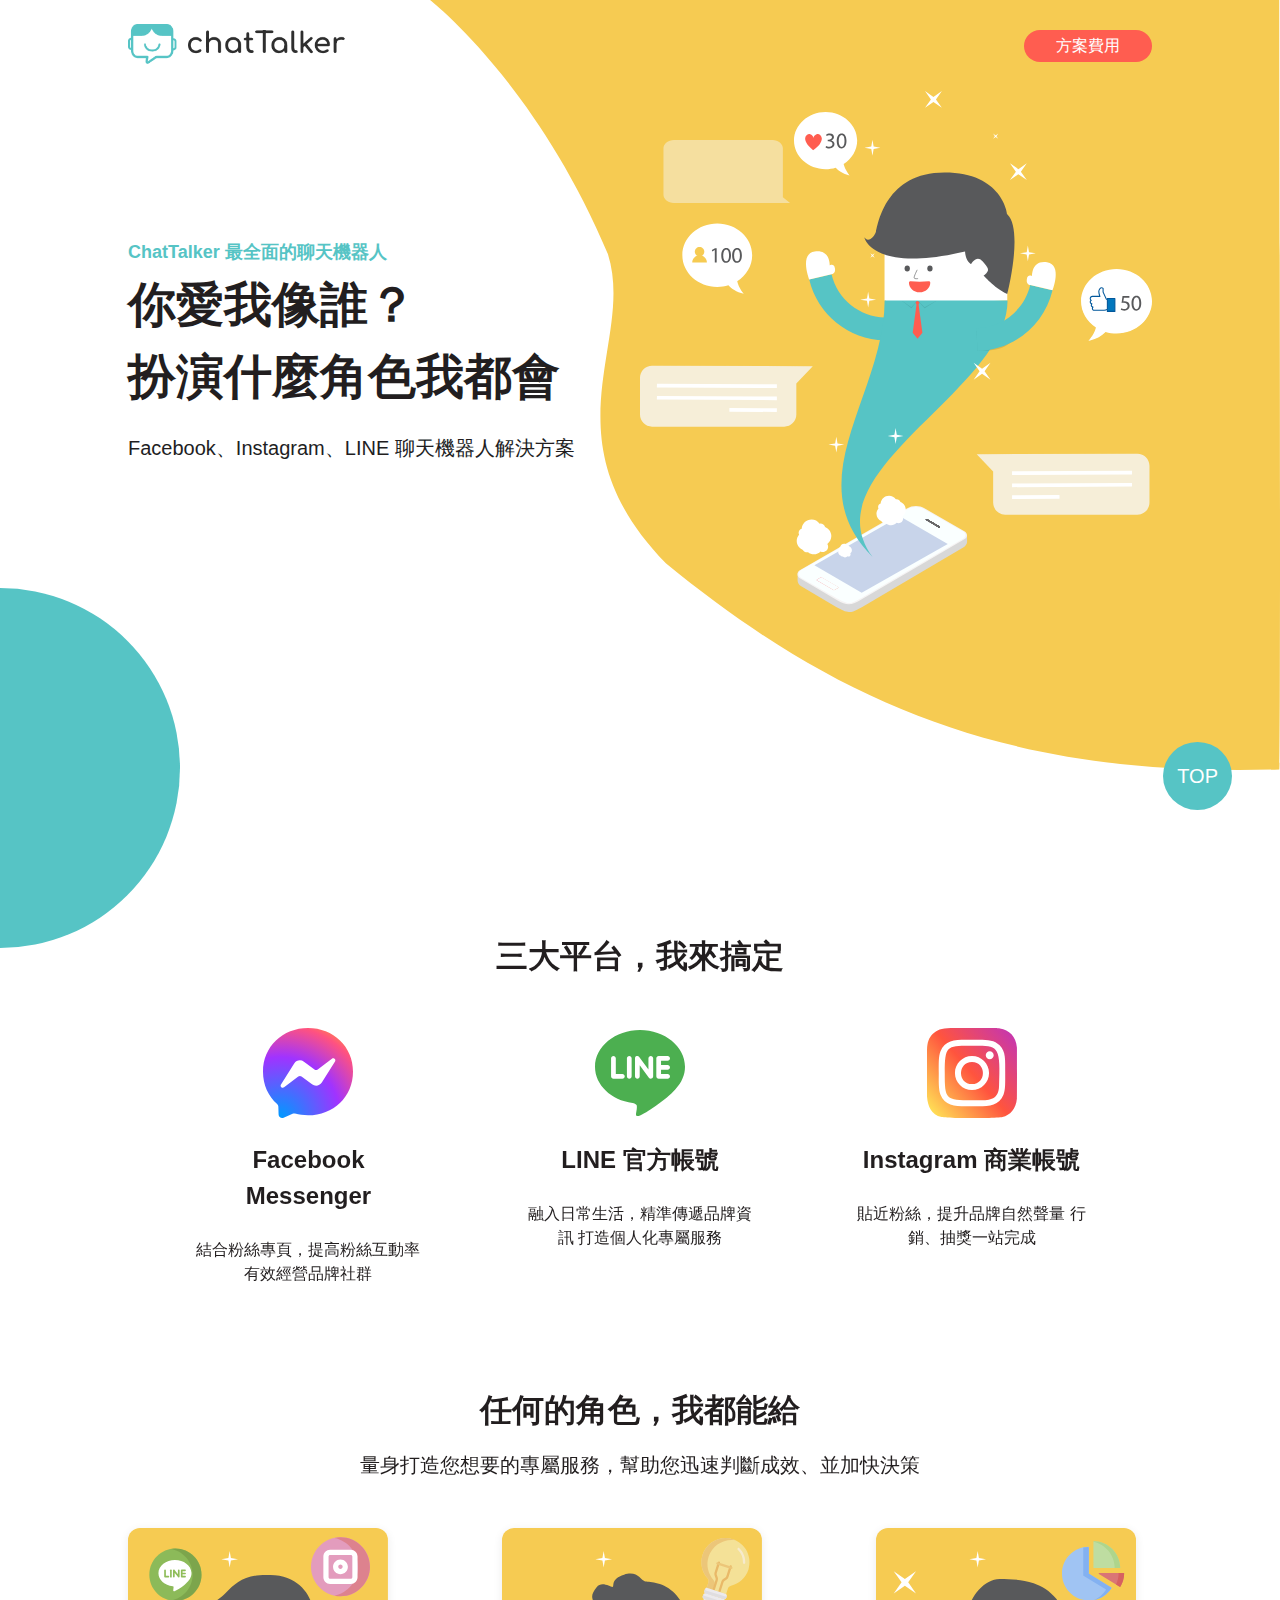
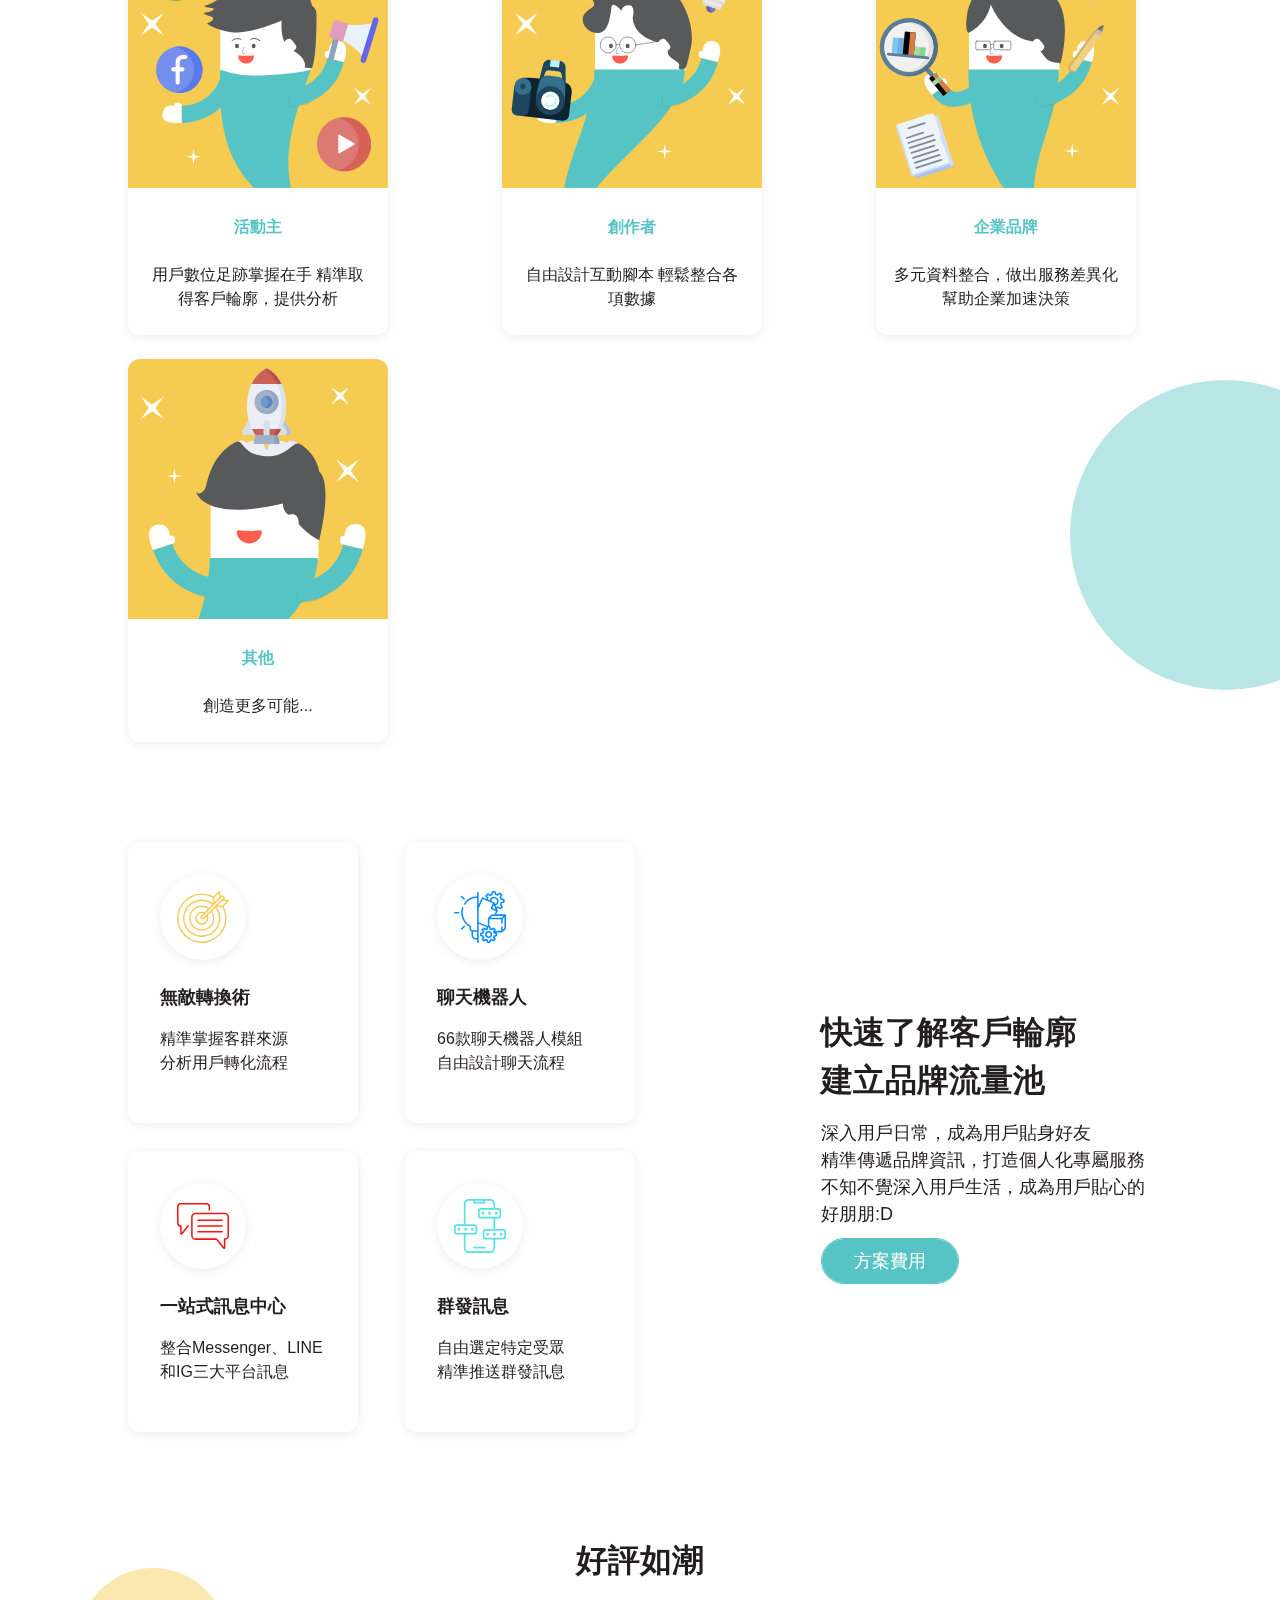
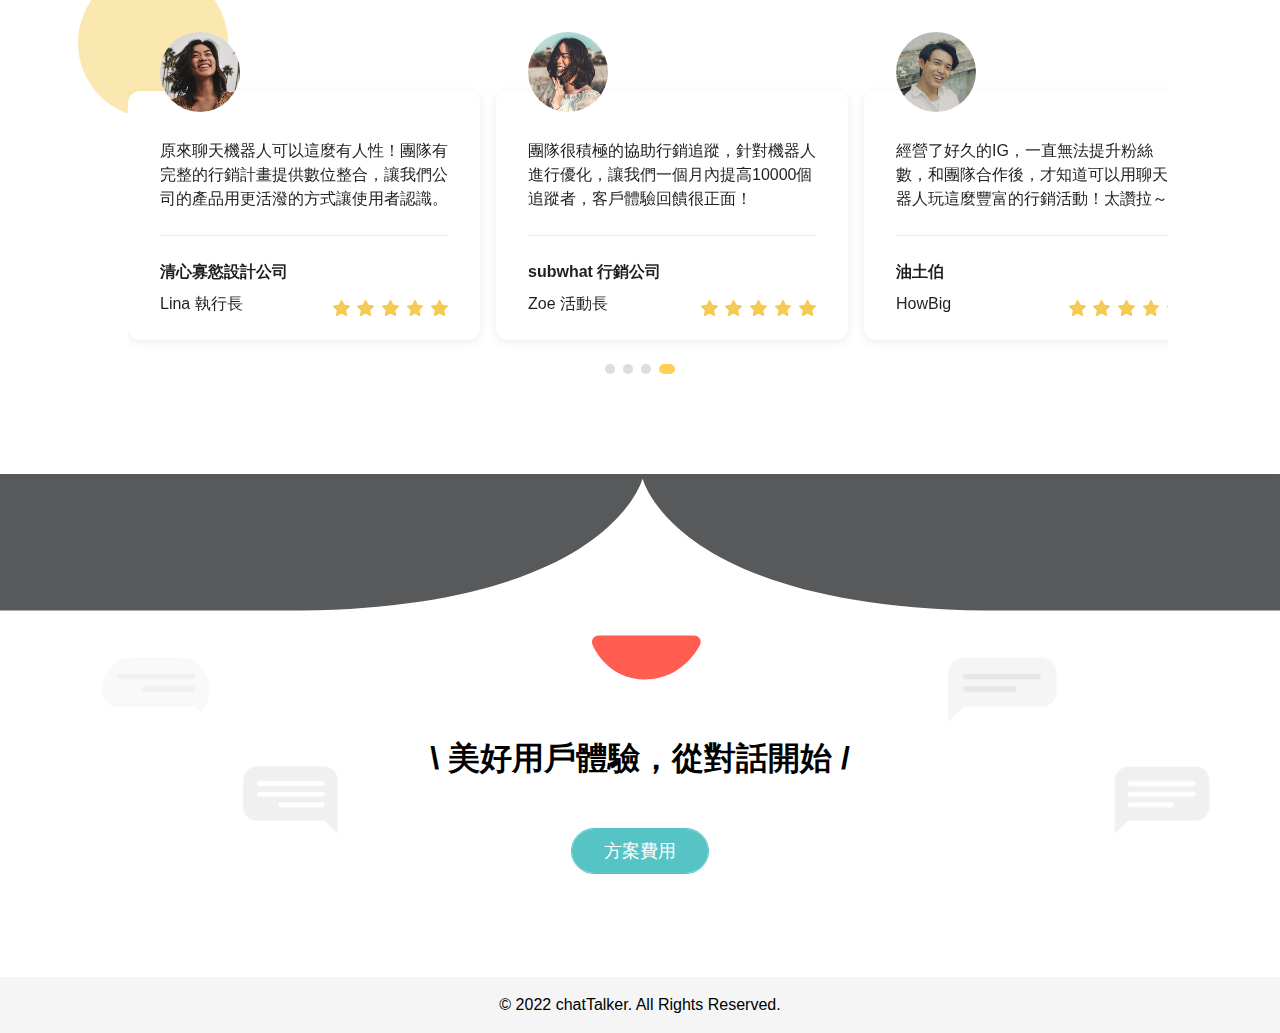
<file: index.html>
<!DOCTYPE html>
<html lang="en">
<head>
    <meta charset="UTF-8">
    <meta http-equiv="X-UA-Compatible" content="IE=edge">
    <meta name="viewport" content="width=device-width, initial-scale=1.0">
    <title>chatTalkerAI 最全面的聊天機器人</title>
    <link rel="stylesheet" href="scss/all.css">
    <link rel="stylesheet" href="https://unpkg.com/swiper@8/swiper-bundle.min.css"/>
</head>
<body>
    
        <div class="header">
        <div class="header-nav">
          <div class="header-logo">
              <a href="index.html"><img src="img/logo.png" alt="chatTalker_logo"></img></a>     </div>
          <div class="header-box">
            <a href="payment.html">方案費用</a>
          </div>
        </div>
        <div class="bg-img bg-img-home">
          <img src="img/bg_home.svg" alt="bg_home">
        </div>
        <div class="top">
        <div class="top-content">
          <h1>ChatTalker 最全面的聊天機器人</h1>
          <h3 class="fc-black">你愛我像誰？<br>扮演什麼角色我都會</h3>
          <p  class="fc-black">Facebook、Instagram、LINE 聊天機器人解決方案</p>
        </div>
        <div class="top-image">
          <div class="top-image-main"><img src="img/home.svg" alt="home_img"></div>
          <div class="bg-img bg">
        </div>    
        </div>
      </div>
        </div>
        <div class="btn-top">
          <a>TOP</a>
        </div>
        <div class="bg-img bg-img-greenball">
          <img src="img/ball01.svg" alt="bg-greenball">
        </div>
      <div class="main">
        <div class="character-background"></div>
        <div class="feedback-background-sm"></div>
        <div class="content-platform fc-black">
          <h3 class="fc-black">三大平台，我來搞定</h3>
          <ul>
            <li>
              <img src="img/messenger.svg" alt="messenger">
              <h4>Facebook Messenger</h4>
              <span>結合粉絲專頁，提高粉絲互動率 有效經營品牌社群</span>
            </li>
            <li>
              <img src="img/line.svg" alt="Line 官方帳號">
              <h4>LINE 官方帳號</h4>
              <span>融入日常生活，精準傳遞品牌資訊 打造個人化專屬服務</span>
            </li>
            <li>
              <img src="img/instagram.svg" alt="instagram">
              <h4>Instagram 商業帳號</h4>
              <span>貼近粉絲，提升品牌自然聲量 行銷、抽獎一站完成</span>
            </li>
          </ul>
        </div>
    <div class="content-character fc-black">
          <h3>任何的角色，我都能給</h3>
          <p>量身打造您想要的專屬服務，幫助您迅速判斷成效、並加快決策</p>
          <div class="content-character-cards">
            <div class="card-character">
              <div>
                <img src="img/ch01.svg" alt="character-1">
              <h4 class="fc-green">活動主</h4>
              <p>用戶數位足跡掌握在手 精準取得客戶輪廓，提供分析</p>
            </d>
          </div>
            </div>
            <div class="card-character">
              <div>
                <img src="img/ch02.svg" alt="character-2">
              <h4 class="fc-green">創作者</h4>
              <p>自由設計互動腳本 輕鬆整合各項數據</p>
            </div>
          </div>
            <div class="card-character">
              <div>
                <img src="img/ch03.svg" alt="character-3">
              <h4 class="fc-green">企業品牌</h4>
              <p>多元資料整合，做出服務差異化 幫助企業加速決策</p>
            </div>

          </div>
            <div class="card-character">
              <div>
                <img src="img/ch04.svg" alt="character-4">
              <h4 class="fc-green">其他</h4>
              <p>創造更多可能...</p>
            </div>
            </div>

        </div>
    </div>
        <div class="content-brand fc-black">
          <div class="content-brand-cards">
            <div class="card-brand">
              <div class="card-brand-img">
                <img src="img/icon01.svg" alt="bran-icon1"></div>
                <h4>無敵轉換術</h4>
                <p>精準掌握客群來源<br>分析用戶轉化流程</p>
            </div>
            <div class="card-brand">
              <div class="card-brand-img">
                <img src="img/icon02.svg" alt="bran-icon2"></div>
                <h4>聊天機器人</h4>
                <p>66款聊天機器人模組<br>自由設計聊天流程</p>
            </div>
            <div class="card-brand">
              <div class="card-brand-img">
                <img src="img/icon03.svg" alt="bran-icon3"></div>
                <h4>一站式訊息中心</h4>
                <p>整合Messenger、LINE和IG三大平台訊息</p>
            </div>
            <div class="card-brand">
              <div class="card-brand-img">
                <img src="img/icon04.svg" alt="bran-icon4"></div>
                <h4>群發訊息</h4>
                <p>自由選定特定受眾<br>精準推送群發訊息</p>
            </div>
          </div>    
          <div class="content-brand-text">
            <div class="center">
            <h3>快速了解客戶輪廓<br>建立品牌流量池</h3>
            <p>深入用戶日常，成為用戶貼身好友<br>精準傳遞品牌資訊，打造個人化專屬服務<br>不知不覺深入用戶生活，成為用戶貼心的好朋朋:D</p>
            <div  class="green-btn"><a href="payment.html">方案費用</a></div></div>
          </div>
        </div> 
        <div class="content-feedback fc-black">
          <div class="feedback-background"></div>
          <h3>好評如潮</h3>
          <div class="content-feedback-cards">
            <div class="card-feedback">
              <div class="card-feedback-img">
                <img src="img/user01.jpg" alt=""></div>
                <div class="card-feedback-box">
                  <p class="card-feedback-top">原來聊天機器人可以這麼有人性！團隊有完整的行銷計畫提供數位整合，讓我們公司的產品用更活潑的方式讓使用者認識。</p>
                  <div class="card-feedback-content">
                    <div class="card-feedback-left">
                      <h4>清心寡慾設計公司</h4>
                      <p>Lina 執行長</p>
                    </div>
                    <div class="card-feedback-stars">
                      <img src="img/icon_star.svg" alt="star">
                                      <img src="img/icon_star.svg" alt="star">
                                      <img src="img/icon_star.svg" alt="star">
                                      <img src="img/icon_star.svg" alt="star">
                                      <img src="img/icon_star.svg" alt="star">
                    </div>
                  </div>  
                </div>        
            </div>
            <div class="card-feedback">
              <div class="card-feedback-img">
                <img src="img/user02.jpg" alt="user02"></div>
                <div class="card-feedback-box">
                  <p class="card-feedback-top">團隊很積極的協助行銷追蹤，針對機器人進行優化，讓我們一個月內提高10000個追蹤者，客戶體驗回饋很正面！</p>
                  <div class="card-feedback-content">
                    <div class="card-feedback-left">
                      <h4>subwhat 行銷公司</h4>
                      <p>Zoe 活動長</p>
                    </div>
                    <div class="card-feedback-stars">
                      <img src="img/icon_star.svg" alt="star">
                                      <img src="img/icon_star.svg" alt="star">
                                      <img src="img/icon_star.svg" alt="star">
                                      <img src="img/icon_star.svg" alt="star">
                                      <img src="img/icon_star.svg" alt="star">
                    </div>
                  </div>  
                </div>        
            </div>
            <div class="card-feedback">
              <div class="card-feedback-img">
                <img src="img/user03.jpg" alt="user03"></div>
                <div class="card-feedback-box">
                  <p class="card-feedback-top">經營了好久的IG，一直無法提升粉絲數，和團隊合作後，才知道可以用聊天機器人玩這麼豐富的行銷活動！太讚拉～</p>
                  <div class="card-feedback-content">
                    <div class="card-feedback-left">
                      <h4>油土伯</h4>
                      <p>HowBig</p>
                    </div>
                    <div class="card-feedback-stars">
                      <img src="img/icon_star.svg" alt="star">
                                      <img src="img/icon_star.svg" alt="star">
                                      <img src="img/icon_star.svg" alt="star">
                                      <img src="img/icon_star.svg" alt="star">
                                      <img src="img/icon_star.svg" alt="star">
                    </div>
                  </div>  
                </div>        
            </div>
          </div>
          <div class="content-feedback-bar">
            <div class="bar-gray"></div>
            <div class="bar-gray"></div>
            <div class="bar-gray"></div>
            <div class="bar-yellow"></div>
          </div>
        </div>
      </div>
      <div class="footer">
        <div class="footer-top">
          <h4>\ 美好用戶體驗，從對話開始 /</h4>
          <div class="green-btn">
            <a href="payment.html">方案費用</a> 
          </div>
        </div>
        <div class="footer-nav">
          <p>© 2022 chatTalker. All Rights Reserved.</p>
        </div>
      </div>
  <script src="https://unpkg.com/swiper@8/swiper-bundle.min.js"></script>
  <script src="/js/jquery.js"></script>
  <script src="/js/all.js"></script>
</body>
</html>
</file>
<file: scss/all.css>
html, body, div, span, applet, object, iframe,
h1, h2, h3, h4, h5, h6, p, blockquote, pre,
a, abbr, acronym, address, big, cite, code,
del, dfn, em, img, ins, kbd, q, s, samp,
small, strike, strong, sub, sup, tt, var,
b, u, i, center,
dl, dt, dd, ol, ul, li,
fieldset, form, label, legend,
table, caption, tbody, tfoot, thead, tr, th, td,
article, aside, canvas, details, embed,
figure, figcaption, footer, header, hgroup,
menu, nav, output, ruby, section, summary,
time, mark, audio, video {
  margin: 0;
  padding: 0;
  border: 0;
  font-size: 100%;
  font: inherit;
  vertical-align: baseline;
}

article, aside, details, figcaption, figure,
footer, header, hgroup, menu, nav, section {
  display: block;
}

body {
  line-height: 1;
}

ol, ul {
  list-style: none;
}

blockquote, q {
  quotes: none;
}

blockquote:before, blockquote:after,
q:before, q:after {
  content: '';
  content: none;
}

table {
  border-collapse: collapse;
  border-spacing: 0;
}

*, *::before, *::after {
  -webkit-box-sizing: border-box;
          box-sizing: border-box;
}

html {
  font-family: 'Noto Sans TC', sans-serif;
}

html h2, html h3, html h4, html p, html span {
  line-height: 1.5;
}

html a {
  text-decoration: none;
}

html a:hover {
  opacity: 0.6;
}

html img a:hover {
  opacity: 0.6;
}

.wrap {
  max-width: 100%;
  position: relative;
}

.header {
  height: 100vh;
}

.header-nav {
  display: -webkit-box;
  display: -ms-flexbox;
  display: flex;
  -webkit-box-pack: justify;
      -ms-flex-pack: justify;
          justify-content: space-between;
  -webkit-box-align: center;
      -ms-flex-align: center;
          align-items: center;
}

.header-nav .header-logo {
  padding: 24px 0px 24px 10%;
}

.header-nav .header-logo img {
  height: 40px;
}

.header-nav .header-box {
  background: #FF5D50;
  border-radius: 22px;
  margin-right: 10%;
}

.header-nav .header-box a {
  color: #fff;
  display: block;
  padding: 8px 32px;
  font-size: 16px;
}

.fc-black {
  color: #221e1f;
}

.fc-green {
  color: #56C4C5;
}

.bg-img {
  position: absolute;
  z-index: -1;
}

.bg-img-home {
  right: 0px;
  top: 0px;
}

.bg-img-home img {
  max-width: 100%;
  max-height: 100vh;
}

.top {
  display: -webkit-box;
  display: -ms-flexbox;
  display: flex;
  margin: 0 auto;
  -webkit-box-align: center;
      -ms-flex-align: center;
          align-items: center;
  width: 80%;
}

.top .top-content {
  width: 50%;
}

.top .top-content h1 {
  display: block;
  color: #56C4C5;
  font-size: 18px;
  padding-bottom: 8px;
  font-weight: bold;
}

.top .top-content h3 {
  font-size: 48px;
  font-weight: bold;
}

.top .top-content p {
  font-size: 20px;
  padding-top: 20px;
}

.top .top-image {
  width: 50%;
  max-height: 100vh;
}

.top .top-image .bg {
  display: none;
}

.btn-top {
  display: -webkit-box;
  display: -ms-flexbox;
  display: flex;
  -webkit-box-pack: end;
      -ms-flex-pack: end;
          justify-content: flex-end;
  position: fixed;
  right: 48px;
  bottom: 10vh;
}

.btn-top a {
  border-radius: 50%;
  background: #56C4C5;
  font-size: 20px;
  padding: 24px 14px;
  text-align: center;
  color: white;
}

.bg-img-greenball {
  left: -180px;
  top: 588px;
}

.bg-img-greenball img {
  height: 360px;
}

.main {
  position: relative;
  padding-top: 32px;
  margin: 0 auto;
}

.main .character-background {
  position: absolute;
  width: 210px;
  height: 310px;
  right: 0;
  top: 120vh;
  background-image: url("../img/ball02.svg");
  background-position: left;
  background-repeat: no-repeat;
  background-size: 310px;
  z-index: -99;
}

.main .feedback-background-sm {
  display: none;
}

.content-platform {
  margin: 0 auto;
  width: 70%;
}

.content-platform h3 {
  text-align: center;
  font-size: 32px;
  font-weight: bold;
}

.content-platform ul {
  display: -webkit-box;
  display: -ms-flexbox;
  display: flex;
  -ms-flex-wrap: wrap;
      flex-wrap: wrap;
  -webkit-box-pack: justify;
      -ms-flex-pack: justify;
          justify-content: space-between;
  padding-top: 48px;
  -webkit-box-align: start;
      -ms-flex-align: start;
          align-items: flex-start;
}

.content-platform ul img {
  margin: 0 auto;
  display: block;
  height: 90px;
}

.content-platform ul li {
  width: 26%;
  display: block;
  text-align: center;
  -webkit-box-align: center;
      -ms-flex-align: center;
          align-items: center;
}

.content-platform ul li h4 {
  font-weight: bold;
  font-size: 24px;
  padding: 24px 0px;
}

.content-character {
  max-width: 80%;
  margin: 0 auto;
  padding-top: 100px;
  text-align: center;
}

.content-character h3 {
  font-size: 32px;
  padding-bottom: 16px;
  font-weight: bold;
}

.content-character p {
  font-size: 20px;
}

.content-character-cards {
  display: -webkit-box;
  display: -ms-flexbox;
  display: flex;
  -webkit-box-pack: justify;
      -ms-flex-pack: justify;
          justify-content: space-between;
  -ms-flex-wrap: wrap;
      flex-wrap: wrap;
  max-width: 100%;
  padding-top: 48px;
  margin-right: -16px;
}

.card-character {
  background: #fff;
  width: 260px;
  margin-right: 16px;
  -webkit-box-shadow: 0px 2px 10px #00000014;
          box-shadow: 0px 2px 10px #00000014;
  border-radius: 12px;
  margin-bottom: 24px;
}

.card-character img {
  border-radius: 12px 12px 0px 0px;
  width: 260px;
}

.card-character h4 {
  padding: 24px;
  font-weight: bold;
  font-size: 16px;
}

.card-character p {
  font-size: 16px;
  padding: 0px 16px 24px 16px;
}

.content-brand {
  display: -webkit-box;
  display: -ms-flexbox;
  display: flex;
  max-width: 80%;
  margin: 0 auto;
  padding-top: 76px;
  -webkit-box-pack: justify;
      -ms-flex-pack: justify;
          justify-content: space-between;
  -webkit-box-align: center;
      -ms-flex-align: center;
          align-items: center;
  padding-bottom: 76px;
}

.content-brand-text {
  width: 50%;
}

.content-brand-text h3 {
  font-weight: bold;
  font-size: 32px;
  padding-bottom: 16px;
}

.content-brand-text p {
  font-size: 18px;
  padding-bottom: 24px;
}

.content-brand-cards {
  display: -webkit-box;
  display: -ms-flexbox;
  display: flex;
  -ms-flex-wrap: wrap;
      flex-wrap: wrap;
  margin-right: -23px;
}

.content-brand-cards .card-brand {
  width: 230px;
  background: #FFFFFF 0% 0% no-repeat padding-box;
  -webkit-box-shadow: 0px 2px 10px #00000014;
          box-shadow: 0px 2px 10px #00000014;
  border-radius: 12px;
  padding: 32px 32px 48px 32px;
  margin-right: 47px;
  margin-bottom: 28px;
}

.content-brand-cards .card-brand-img {
  display: -webkit-box;
  display: -ms-flexbox;
  display: flex;
  -webkit-box-align: center;
      -ms-flex-align: center;
          align-items: center;
  -webkit-box-pack: center;
      -ms-flex-pack: center;
          justify-content: center;
  width: 86px;
  height: 86px;
  border-radius: 52px;
  -webkit-box-shadow: 0px 2px 10px #00000014;
          box-shadow: 0px 2px 10px #00000014;
  margin-bottom: 24px;
}

.content-brand-cards .card-brand-img img {
  width: 52px;
}

.content-brand-cards h4 {
  font-size: 18px;
  font-weight: bold;
  padding-bottom: 16px;
}

.content-brand-cards p {
  font-size: 16px;
}

.green-btn {
  margin-bottom: 24px;
}

.green-btn a {
  color: #fff;
  font-size: 18px;
  padding: 12px 32px;
  background: #56C4C5 0% 0% no-repeat padding-box;
  border: 1px solid #56C4C5;
  border-radius: 27px;
}

.content-feedback {
  position: relative;
  width: 80%;
  margin: 0 auto;
  padding-bottom: 100px;
}

.content-feedback h3 {
  font-size: 32px;
  font-weight: bold;
  text-align: center;
  padding-bottom: 48px;
}

.content-feedback .feedback-background {
  width: 150px;
  height: 150px;
  position: absolute;
  top: 32px;
  left: -50px;
  background-image: url("../img/ball03.svg");
  background-size: 150px;
  background-repeat: no-repeat;
  background-position: center;
  z-index: -99;
}

.content-feedback-cards {
  display: -webkit-box;
  display: -ms-flexbox;
  display: flex;
  -webkit-box-align: start;
      -ms-flex-align: start;
          align-items: flex-start;
  -webkit-box-pack: justify;
      -ms-flex-pack: justify;
          justify-content: space-between;
  -ms-flex-wrap: nowrap;
      flex-wrap: nowrap;
  overflow: auto;
  margin-right: -16px;
  padding-bottom: 24px;
}

.card-feedback {
  min-width: 352px;
  margin-right: 16px;
}

.card-feedback-img {
  margin-left: 32px;
}

.card-feedback-img img {
  width: 80px;
  border-radius: 80px;
}

.card-feedback-box {
  background: #fff;
  margin-top: -24px;
  -webkit-box-shadow: 0px 2px 10px #00000014;
          box-shadow: 0px 2px 10px #00000014;
  border-radius: 12px;
  padding: 48px 32px 24px 32px;
}

.card-feedback-box .card-feedback-top {
  padding-bottom: 24px;
  border-bottom: 1px solid #00000014;
}

.card-feedback-content {
  display: -webkit-box;
  display: -ms-flexbox;
  display: flex;
  -webkit-box-pack: justify;
      -ms-flex-pack: justify;
          justify-content: space-between;
  -webkit-box-align: end;
      -ms-flex-align: end;
          align-items: flex-end;
  padding-top: 24px;
  font-size: 16px;
}

.card-feedback-content h4 {
  font-weight: bold;
  padding-bottom: 8px;
}

.card-feedback-stars {
  display: -webkit-box;
  display: -ms-flexbox;
  display: flex;
  -ms-flex-wrap: wrap;
      flex-wrap: wrap;
  -webkit-box-pack: justify;
      -ms-flex-pack: justify;
          justify-content: space-between;
  width: 40%;
}

.card-feedback-stars img {
  height: 16px;
}

.content-feedback-bar {
  display: -webkit-box;
  display: -ms-flexbox;
  display: flex;
  -webkit-box-pack: center;
      -ms-flex-pack: center;
          justify-content: center;
}

.content-feedback-bar .bar-gray {
  width: 10px;
  height: 10px;
  background: #DDDDDD;
  border-radius: 50%;
  margin-right: 8px;
}

.content-feedback-bar .bar-yellow {
  background: #FFD153;
  width: 16px;
  height: 10px;
  border-radius: 10px;
}

.footer {
  max-width: 100%;
}

.footer-top {
  display: -webkit-box;
  display: -ms-flexbox;
  display: flex;
  -webkit-box-orient: vertical;
  -webkit-box-direction: normal;
      -ms-flex-direction: column;
          flex-direction: column;
  -webkit-box-align: center;
      -ms-flex-align: center;
          align-items: center;
  height: 503px;
  background: url("../img/home_footer.svg");
  background-repeat: no-repeat;
  background-size: 100%;
  background-position: top;
}

.footer-top h4 {
  font-size: 32px;
  font-weight: bold;
  padding-bottom: 60px;
  padding-top: 260px;
}

.footer-nav {
  padding: 16px 0px;
  text-align: center;
  background: #F5F5F5;
  font-size: 16px;
}

@media (max-width: 786px) {
  .wrap {
    max-width: 100%;
  }
  .header {
    height: auto;
  }
  .header img {
    max-height: 100vh;
  }
  .header-nav {
    width: 100%;
    border-bottom: 3px solid #F6CB52;
  }
  .header-nav .header-logo {
    padding-left: 20px;
  }
  .header-nav .header-logo img {
    height: 24px;
  }
  .header-nav .header-box {
    margin-right: 20px;
  }
  .bg-img-home {
    display: none;
  }
  .top {
    -webkit-box-orient: vertical;
    -webkit-box-direction: normal;
        -ms-flex-direction: column;
            flex-direction: column;
    padding-top: 32px;
  }
  .top .top-content {
    width: 100%;
  }
  .top .top-content span {
    font-size: 16px;
  }
  .top .top-content h3 {
    font-size: 32px;
  }
  .top .top-content p {
    padding-top: 16px;
    font-size: 16px;
  }
  .top .top-image {
    width: 100%;
    background: url("../img/bg_home_sm.svg");
    background-repeat: no-repeat;
    background-size: contain;
    background-position: center;
  }
  .btn-top {
    font-size: 14px;
    padding: 16px 10px;
    right: 16px;
    z-index: 99;
  }
  .bg-img-greenball {
    left: -63px;
    top: 743px;
  }
  .bg-img-greenball img {
    height: 126px;
  }
  .main .character-background {
    position: absolute;
    width: 88px;
    height: 135px;
    right: 0;
    top: 45%;
    background-image: url("../img/ball02.svg");
    background-position: left;
    background-repeat: no-repeat;
    background-size: 135px;
    z-index: -99;
  }
  .main .feedback-background-sm {
    display: block;
    background-image: url("../img/ball03.svg");
    position: absolute;
    width: 77px;
    height: 153px;
    left: 0;
    top: 85%;
    background-size: 153px;
    background-position: right;
  }
  .content-platform {
    width: 60%;
  }
  .content-platform h3 {
    font-size: 28px;
  }
  .content-platform ul {
    -webkit-box-orient: vertical;
    -webkit-box-direction: normal;
        -ms-flex-direction: column;
            flex-direction: column;
    padding-top: 16px;
  }
  .content-platform ul li {
    margin-top: 16px;
    width: 100%;
  }
  .content-platform ul li h4 {
    font-size: 18px;
  }
  .content-platform ul li span {
    font-size: 16px;
  }
  .content-platform ul li img {
    padding-top: 8px;
  }
  .content-character {
    max-width: 90%;
    padding-top: 60px;
  }
  .content-character-cards {
    -webkit-box-pack: center;
        -ms-flex-pack: center;
            justify-content: center;
  }
  .content-brand {
    width: 90%;
    -ms-flex-wrap: wrap-reverse;
        flex-wrap: wrap-reverse;
    padding-top: 26px;
    padding-bottom: 28px;
  }
  .content-brand-text {
    width: 100%;
  }
  .content-brand .center {
    display: -webkit-box;
    display: -ms-flexbox;
    display: flex;
    -webkit-box-orient: vertical;
    -webkit-box-direction: normal;
        -ms-flex-direction: column;
            flex-direction: column;
    -webkit-box-pack: center;
        -ms-flex-pack: center;
            justify-content: center;
    -webkit-box-align: center;
        -ms-flex-align: center;
            align-items: center;
  }
  .content-brand-cards {
    -webkit-box-pack: center;
        -ms-flex-pack: center;
            justify-content: center;
    margin-top: 32px;
  }
  .content-feedback h3 {
    padding-bottom: 32px;
  }
  .content-feedback .feedback-background {
    display: none;
  }
  .footer-top {
    height: 100vh;
    background: url("../img/footer_sm.svg");
    background-size: 100%;
    background-position: top;
    background-repeat: no-repeat;
  }
  .footer-top h4 {
    font-size: 24px;
    padding-top: 70vh;
    padding-bottom: 60px;
  }
}
/*# sourceMappingURL=all.css.map */
</file>
